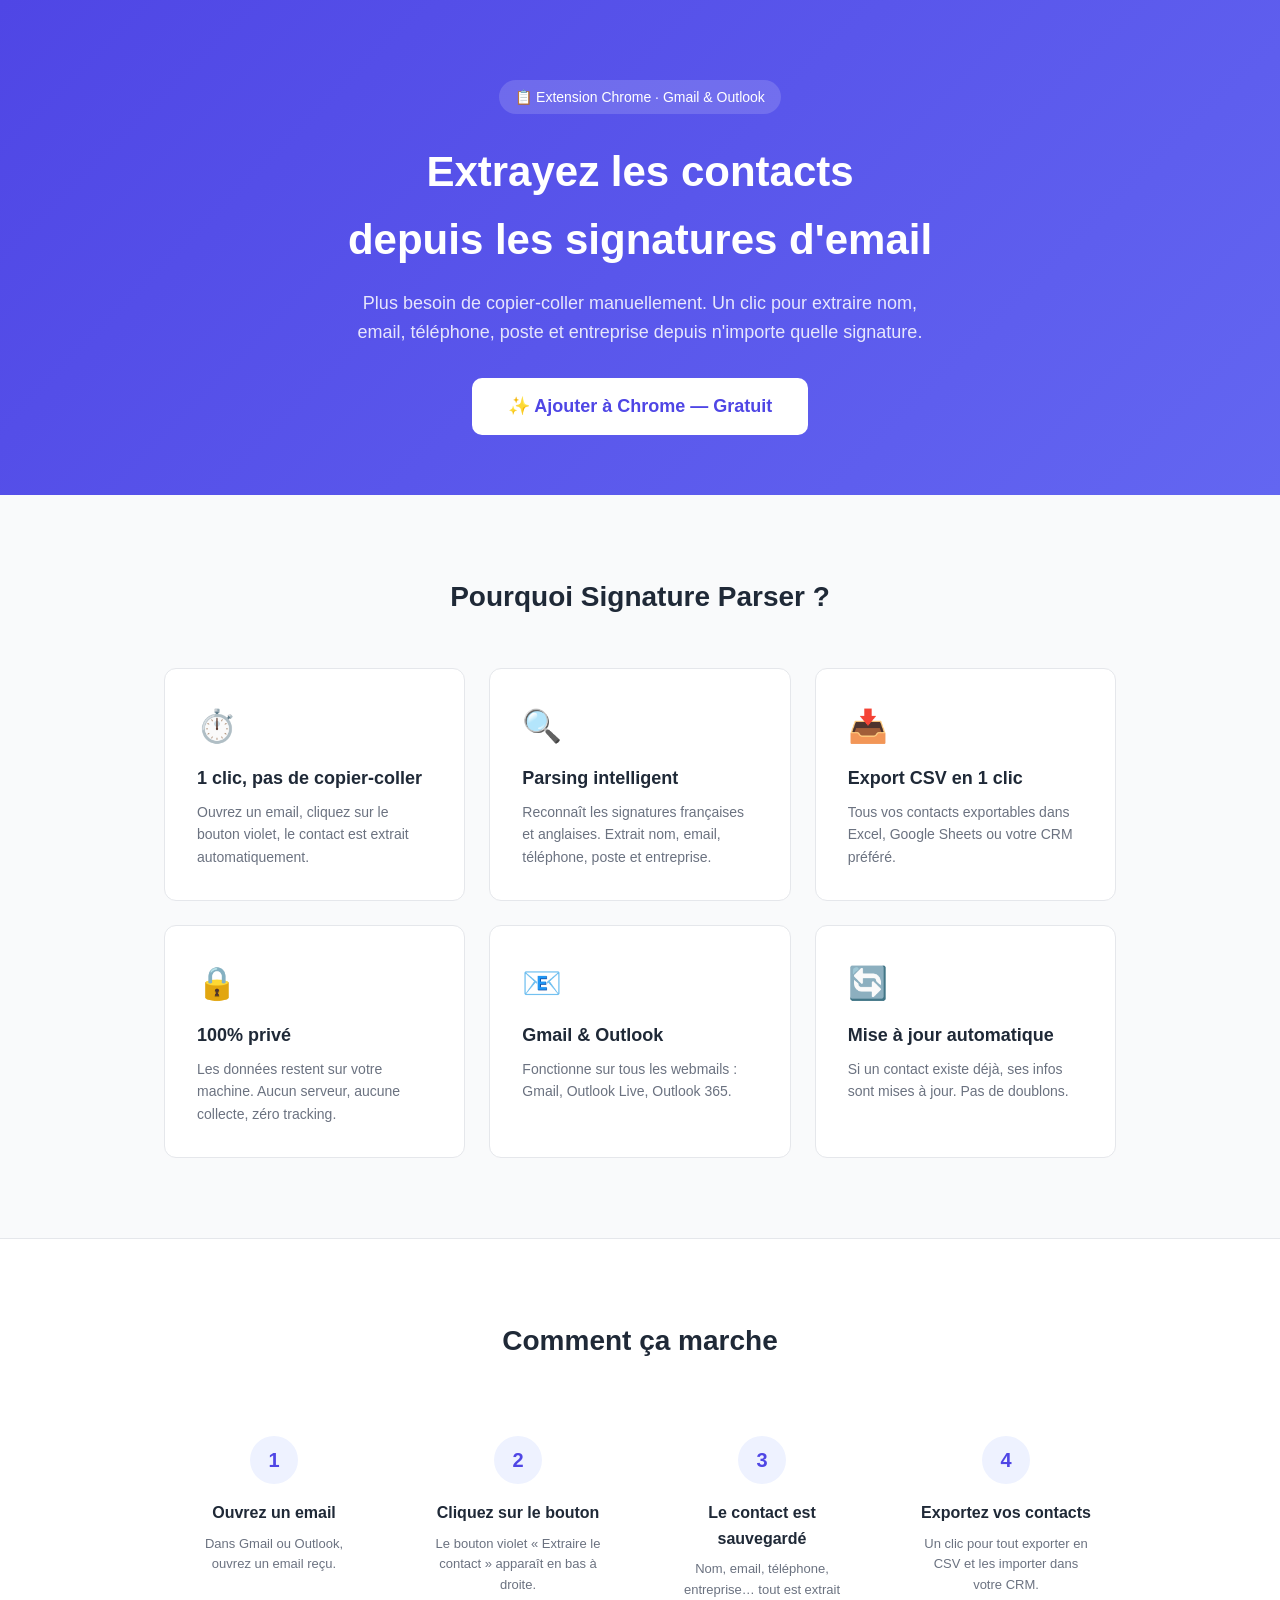
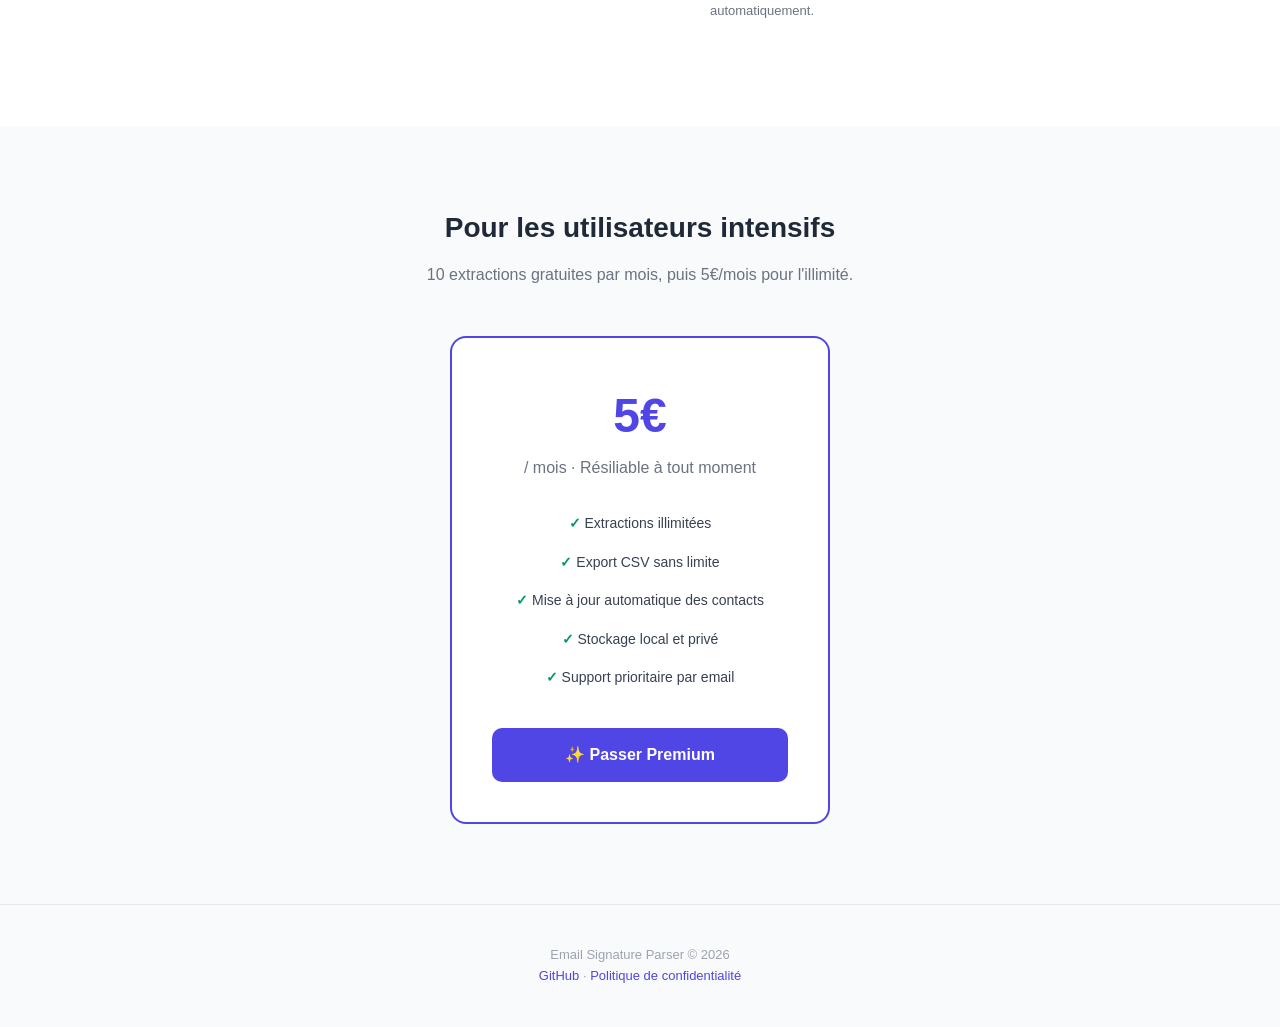
<file: index.html>
<!DOCTYPE html>
<html lang="fr">
<head>
  <meta charset="UTF-8" />
  <meta name="viewport" content="width=device-width, initial-scale=1.0" />
  <title>Signature Parser — Extrayez les contacts en 1 clic</title>
  <link rel="icon" type="image/png" href="icons/icon128.png" />
  <style>
    * { margin: 0; padding: 0; box-sizing: border-box; }
    body { font-family: -apple-system, BlinkMacSystemFont, 'Segoe UI', Roboto, sans-serif; color: #1F2937; background: #F9FAFB; line-height: 1.6; }

    .container { max-width: 1000px; margin: 0 auto; padding: 0 24px; }

    /* Hero */
    .hero { background: linear-gradient(135deg, #4F46E5 0%, #6366F1 100%); color: white; padding: 80px 0 60px; text-align: center; }
    .hero h1 { font-size: 42px; font-weight: 700; margin-bottom: 16px; }
    .hero p { font-size: 18px; color: rgba(255,255,255,0.85); max-width: 600px; margin: 0 auto 32px; }
    .hero .cta { display: inline-block; background: white; color: #4F46E5; padding: 14px 36px; border-radius: 10px; font-size: 18px; font-weight: 600; text-decoration: none; transition: transform 0.15s, box-shadow 0.15s; }
    .hero .cta:hover { transform: scale(1.05); box-shadow: 0 8px 24px rgba(0,0,0,0.2); }
    .hero .badge { display: inline-block; background: rgba(255,255,255,0.15); padding: 6px 16px; border-radius: 20px; font-size: 14px; margin-bottom: 24px; }

    /* Features */
    .features { padding: 80px 0; }
    .features h2 { text-align: center; font-size: 28px; margin-bottom: 48px; }
    .grid { display: grid; grid-template-columns: repeat(auto-fit, minmax(280px, 1fr)); gap: 24px; }
    .card { background: white; padding: 32px; border-radius: 12px; border: 1px solid #E5E7EB; transition: box-shadow 0.2s; }
    .card:hover { box-shadow: 0 4px 16px rgba(0,0,0,0.08); }
    .card .icon { font-size: 32px; margin-bottom: 12px; }
    .card h3 { font-size: 18px; margin-bottom: 8px; }
    .card p { color: #6B7280; font-size: 14px; }

    /* How it works */
    .how { background: white; padding: 80px 0; border-top: 1px solid #E5E7EB; }
    .how h2 { text-align: center; font-size: 28px; margin-bottom: 48px; }
    .steps { display: grid; grid-template-columns: repeat(auto-fit, minmax(200px, 1fr)); gap: 24px; counter-reset: step; }
    .step { text-align: center; padding: 24px; }
    .step .num { width: 48px; height: 48px; background: #EEF2FF; color: #4F46E5; border-radius: 50%; display: flex; align-items: center; justify-content: center; font-size: 20px; font-weight: 700; margin: 0 auto 16px; }
    .step h3 { font-size: 16px; margin-bottom: 8px; }
    .step p { color: #6B7280; font-size: 13px; }

    /* Pricing */
    .pricing { padding: 80px 0; }
    .pricing h2 { text-align: center; font-size: 28px; margin-bottom: 12px; }
    .pricing .subtitle { text-align: center; color: #6B7280; margin-bottom: 48px; }
    .price-card { max-width: 380px; margin: 0 auto; background: white; border: 2px solid #4F46E5; border-radius: 16px; padding: 40px; text-align: center; }
    .price-card .amount { font-size: 48px; font-weight: 700; color: #4F46E5; }
    .price-card .period { color: #6B7280; font-size: 16px; margin-bottom: 24px; }
    .price-card ul { list-style: none; margin-bottom: 32px; }
    .price-card li { padding: 8px 0; font-size: 14px; color: #374151; }
    .price-card li::before { content: "✓ "; color: #059669; font-weight: 700; }
    .price-card .cta { display: block; background: #4F46E5; color: white; padding: 14px; border-radius: 10px; font-size: 16px; font-weight: 600; text-decoration: none; }
    .price-card .cta:hover { background: #4338CA; }

    /* Footer */
    footer { text-align: center; padding: 40px; color: #9CA3AF; font-size: 13px; border-top: 1px solid #E5E7EB; }
    footer a { color: #4F46E5; text-decoration: none; }

    @media (max-width: 640px) {
      .hero h1 { font-size: 28px; }
      .hero { padding: 60px 0 40px; }
    }
  </style>
</head>
<body>

<section class="hero">
  <div class="container">
    <div class="badge">📋 Extension Chrome · Gmail & Outlook</div>
    <h1>Extrayez les contacts<br>depuis les signatures d'email</h1>
    <p>Plus besoin de copier-coller manuellement. Un clic pour extraire nom, email, téléphone, poste et entreprise depuis n'importe quelle signature.</p>
    <a class="cta" href="https://chrome.google.com/webstore/detail/email-signature-parser">✨ Ajouter à Chrome — Gratuit</a>
  </div>
</section>

<section class="features">
  <div class="container">
    <h2>Pourquoi Signature Parser ?</h2>
    <div class="grid">
      <div class="card">
        <div class="icon">⏱️</div>
        <h3>1 clic, pas de copier-coller</h3>
        <p>Ouvrez un email, cliquez sur le bouton violet, le contact est extrait automatiquement.</p>
      </div>
      <div class="card">
        <div class="icon">🔍</div>
        <h3>Parsing intelligent</h3>
        <p>Reconnaît les signatures françaises et anglaises. Extrait nom, email, téléphone, poste et entreprise.</p>
      </div>
      <div class="card">
        <div class="icon">📥</div>
        <h3>Export CSV en 1 clic</h3>
        <p>Tous vos contacts exportables dans Excel, Google Sheets ou votre CRM préféré.</p>
      </div>
      <div class="card">
        <div class="icon">🔒</div>
        <h3>100% privé</h3>
        <p>Les données restent sur votre machine. Aucun serveur, aucune collecte, zéro tracking.</p>
      </div>
      <div class="card">
        <div class="icon">📧</div>
        <h3>Gmail & Outlook</h3>
        <p>Fonctionne sur tous les webmails : Gmail, Outlook Live, Outlook 365.</p>
      </div>
      <div class="card">
        <div class="icon">🔄</div>
        <h3>Mise à jour automatique</h3>
        <p>Si un contact existe déjà, ses infos sont mises à jour. Pas de doublons.</p>
      </div>
    </div>
  </div>
</section>

<section class="how">
  <div class="container">
    <h2>Comment ça marche</h2>
    <div class="steps">
      <div class="step">
        <div class="num">1</div>
        <h3>Ouvrez un email</h3>
        <p>Dans Gmail ou Outlook, ouvrez un email reçu.</p>
      </div>
      <div class="step">
        <div class="num">2</div>
        <h3>Cliquez sur le bouton</h3>
        <p>Le bouton violet « Extraire le contact » apparaît en bas à droite.</p>
      </div>
      <div class="step">
        <div class="num">3</div>
        <h3>Le contact est sauvegardé</h3>
        <p>Nom, email, téléphone, entreprise… tout est extrait automatiquement.</p>
      </div>
      <div class="step">
        <div class="num">4</div>
        <h3>Exportez vos contacts</h3>
        <p>Un clic pour tout exporter en CSV et les importer dans votre CRM.</p>
      </div>
    </div>
  </div>
</section>

<section class="pricing" id="premium">
  <div class="container">
    <h2>Pour les utilisateurs intensifs</h2>
    <p class="subtitle">10 extractions gratuites par mois, puis 5€/mois pour l'illimité.</p>
    <div class="price-card">
      <div class="amount">5€</div>
      <div class="period">/ mois · Résiliable à tout moment</div>
      <ul>
        <li>Extractions illimitées</li>
        <li>Export CSV sans limite</li>
        <li>Mise à jour automatique des contacts</li>
        <li>Stockage local et privé</li>
        <li>Support prioritaire par email</li>
      </ul>
      <a class="cta" href="https://buy.stripe.com/5kQ7sE6zjd5bfoQ7CC7ok00">✨ Passer Premium</a>
    </div>
  </div>
</section>

<footer>
  <div class="container">
    <p>Email Signature Parser &copy; 2026</p>
    <p><a href="https://github.com/titouwajd/email-signature-parser">GitHub</a> · <a href="privacy.html">Politique de confidentialité</a></p>
  </div>
</footer>

</body>
</html>
</file>
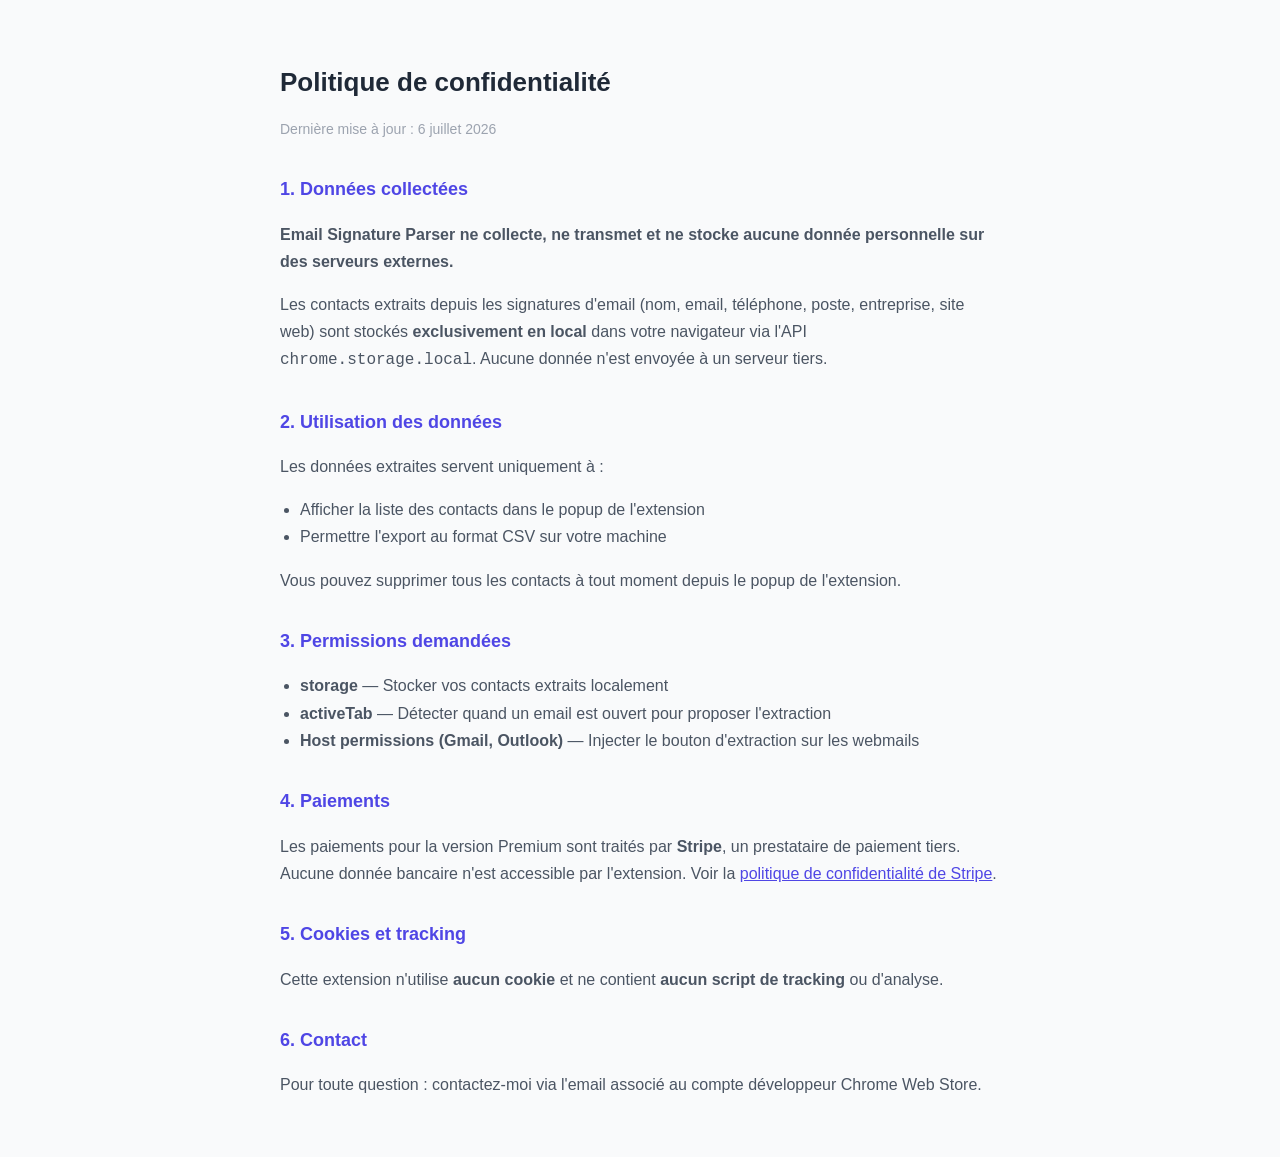
<file: privacy.html>
<!DOCTYPE html>
<html lang="fr">
<head>
  <meta charset="UTF-8">
  <meta name="viewport" content="width=device-width, initial-scale=1.0">
  <title>Politique de confidentialité — Email Signature Parser</title>
  <style>
    body { max-width: 720px; margin: 60px auto; padding: 0 20px; font-family: -apple-system, BlinkMacSystemFont, 'Segoe UI', Roboto, sans-serif; font-size: 16px; line-height: 1.7; color: #1F2937; background: #F9FAFB; }
    h1 { font-size: 26px; margin-bottom: 8px; }
    h2 { font-size: 18px; margin-top: 32px; color: #4F46E5; }
    p, li { color: #4B5563; }
    ul { padding-left: 20px; }
    a { color: #4F46E5; }
    .date { color: #9CA3AF; font-size: 14px; margin-bottom: 32px; }
  </style>
</head>
<body>
  <h1>Politique de confidentialité</h1>
  <p class="date">Dernière mise à jour : 6 juillet 2026</p>

  <h2>1. Données collectées</h2>
  <p><strong>Email Signature Parser ne collecte, ne transmet et ne stocke aucune donnée personnelle sur des serveurs externes.</strong></p>
  <p>Les contacts extraits depuis les signatures d'email (nom, email, téléphone, poste, entreprise, site web) sont stockés <strong>exclusivement en local</strong> dans votre navigateur via l'API <code>chrome.storage.local</code>. Aucune donnée n'est envoyée à un serveur tiers.</p>

  <h2>2. Utilisation des données</h2>
  <p>Les données extraites servent uniquement à :</p>
  <ul>
    <li>Afficher la liste des contacts dans le popup de l'extension</li>
    <li>Permettre l'export au format CSV sur votre machine</li>
  </ul>
  <p>Vous pouvez supprimer tous les contacts à tout moment depuis le popup de l'extension.</p>

  <h2>3. Permissions demandées</h2>
  <ul>
    <li><strong>storage</strong> — Stocker vos contacts extraits localement</li>
    <li><strong>activeTab</strong> — Détecter quand un email est ouvert pour proposer l'extraction</li>
    <li><strong>Host permissions (Gmail, Outlook)</strong> — Injecter le bouton d'extraction sur les webmails</li>
  </ul>

  <h2>4. Paiements</h2>
  <p>Les paiements pour la version Premium sont traités par <strong>Stripe</strong>, un prestataire de paiement tiers. Aucune donnée bancaire n'est accessible par l'extension. Voir la <a href="https://stripe.com/fr/privacy" target="_blank">politique de confidentialité de Stripe</a>.</p>

  <h2>5. Cookies et tracking</h2>
  <p>Cette extension n'utilise <strong>aucun cookie</strong> et ne contient <strong>aucun script de tracking</strong> ou d'analyse.</p>

  <h2>6. Contact</h2>
  <p>Pour toute question : contactez-moi via l'email associé au compte développeur Chrome Web Store.</p>
</body>
</html>
</file>
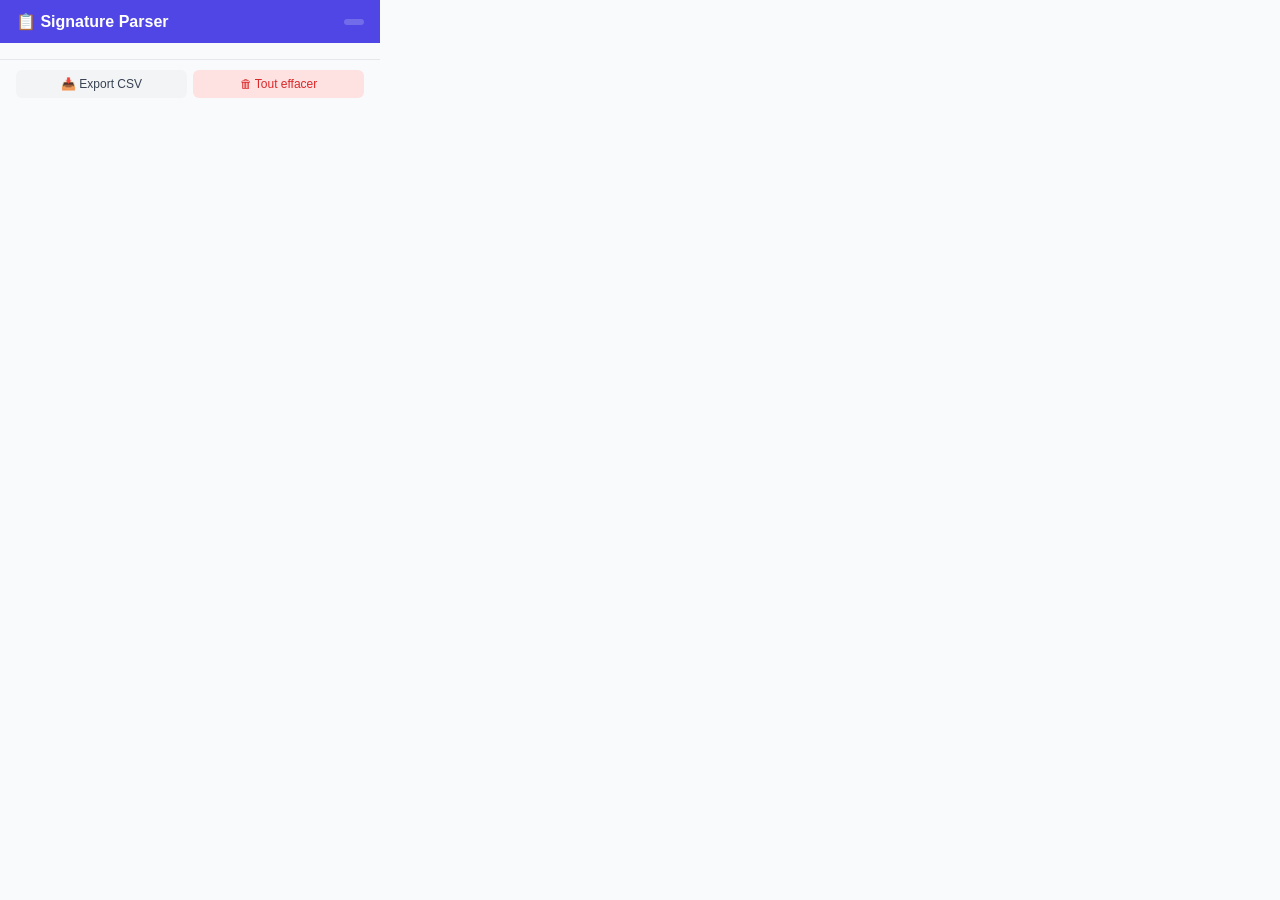
<file: src/popup/popup.html>
<!DOCTYPE html>
<html lang="fr">
<head>
  <meta charset="UTF-8">
  <meta name="viewport" content="width=device-width, initial-scale=1.0">
  <title>Email Signature Parser</title>
  <link rel="stylesheet" href="popup.css">
</head>
<body>
  <header>
    <h1>📋 Signature Parser</h1>
    <span id="quota-badge" class="badge"></span>
  </header>

  <main>
    <div id="empty-state" class="state-msg" style="display:none">
      <p>📭 Aucun contact extrait.</p>
      <small>Ouvrez un email dans Gmail ou Outlook et cliquez sur "Extraire le contact".</small>
    </div>

    <ul id="contact-list"></ul>
  </main>

  <footer>
    <button id="export-csv" class="btn btn-secondary">📥 Export CSV</button>
    <button id="clear-all" class="btn btn-danger">🗑 Tout effacer</button>
    <div id="premium-cta" style="display:none">
      <p>🔒 Limite : 10 extractions/mois</p>
      <button id="upgrade-btn" class="btn btn-primary">✨ Passer Premium — 5€/mois</button>
      <details id="license-section" style="margin-top:8px;font-size:11px;">
        <summary style="cursor:pointer;color:#9CA3AF;">🔑 J'ai une clé d'activation</summary>
        <div style="display:flex;gap:4px;margin-top:6px;">
          <input id="license-input" type="text" placeholder="Entrez votre clé" style="flex:1;padding:6px 8px;border:1px solid #E5E7EB;border-radius:6px;font-size:12px;">
          <button id="activate-key-btn" class="btn btn-primary" style="padding:6px 12px;font-size:11px;">Activer</button>
        </div>
        <p id="license-msg" style="margin-top:4px;font-size:11px;"></p>
      </details>
    </div>
  </footer>

  <script src="popup.js" type="module"></script>
</body>
</html>
</file>
<file: src/popup/popup.css>
* {
  margin: 0;
  padding: 0;
  box-sizing: border-box;
}

body {
  width: 380px;
  min-height: 300px;
  font-family: -apple-system, BlinkMacSystemFont, 'Segoe UI', Roboto, sans-serif;
  font-size: 13px;
  background: #F9FAFB;
  color: #1F2937;
}

header {
  display: flex;
  align-items: center;
  justify-content: space-between;
  padding: 12px 16px;
  background: #4F46E5;
  color: white;
}

header h1 {
  font-size: 16px;
  font-weight: 600;
}

.badge {
  background: rgba(255,255,255,0.2);
  padding: 3px 10px;
  border-radius: 12px;
  font-size: 11px;
  font-weight: 500;
}

main {
  padding: 8px 0;
  max-height: 360px;
  overflow-y: auto;
}

.state-msg {
  text-align: center;
  padding: 40px 20px;
  color: #9CA3AF;
}

.state-msg p {
  font-size: 18px;
  margin-bottom: 8px;
}

.state-msg small {
  color: #D1D5DB;
  line-height: 1.5;
}

/* --- Contact card --- */
.contact-card {
  margin: 4px 8px;
  padding: 10px 12px;
  background: white;
  border-radius: 8px;
  border: 1px solid #E5E7EB;
  cursor: default;
  transition: box-shadow 0.15s;
}

.contact-card:hover {
  box-shadow: 0 2px 8px rgba(0,0,0,0.08);
}

.contact-card .name {
  font-weight: 600;
  font-size: 14px;
  color: #111827;
  margin-bottom: 2px;
}

.contact-card .detail {
  color: #6B7280;
  font-size: 12px;
  margin: 1px 0;
}

.contact-card .detail a {
  color: #4F46E5;
  text-decoration: none;
}

.contact-card .detail a:hover {
  text-decoration: underline;
}

.contact-card .company {
  display: inline-block;
  background: #EEF2FF;
  color: #4F46E5;
  padding: 1px 8px;
  border-radius: 4px;
  font-size: 11px;
  font-weight: 500;
  margin-top: 4px;
}

.contact-card .delete-btn {
  float: right;
  background: none;
  border: none;
  color: #D1D5DB;
  cursor: pointer;
  font-size: 16px;
  padding: 0 4px;
  line-height: 1;
  transition: color 0.15s;
}

.contact-card .delete-btn:hover {
  color: #EF4444;
}

/* --- Footer --- */
footer {
  padding: 10px 16px;
  border-top: 1px solid #E5E7EB;
  display: flex;
  flex-wrap: wrap;
  gap: 6px;
}

.btn {
  padding: 7px 14px;
  border: none;
  border-radius: 6px;
  cursor: pointer;
  font-size: 12px;
  font-weight: 500;
  transition: opacity 0.15s;
}

.btn:hover {
  opacity: 0.85;
}

.btn-primary {
  background: #4F46E5;
  color: white;
  width: 100%;
}

.btn-secondary {
  background: #F3F4F6;
  color: #374151;
  flex: 1;
}

.btn-danger {
  background: #FEE2E2;
  color: #DC2626;
  flex: 1;
}

#premium-cta {
  width: 100%;
  text-align: center;
  margin-top: 6px;
  padding-top: 8px;
  border-top: 1px dashed #E5E7EB;
}

#premium-cta p {
  font-size: 11px;
  color: #9CA3AF;
  margin-bottom: 4px;
}
</file>
